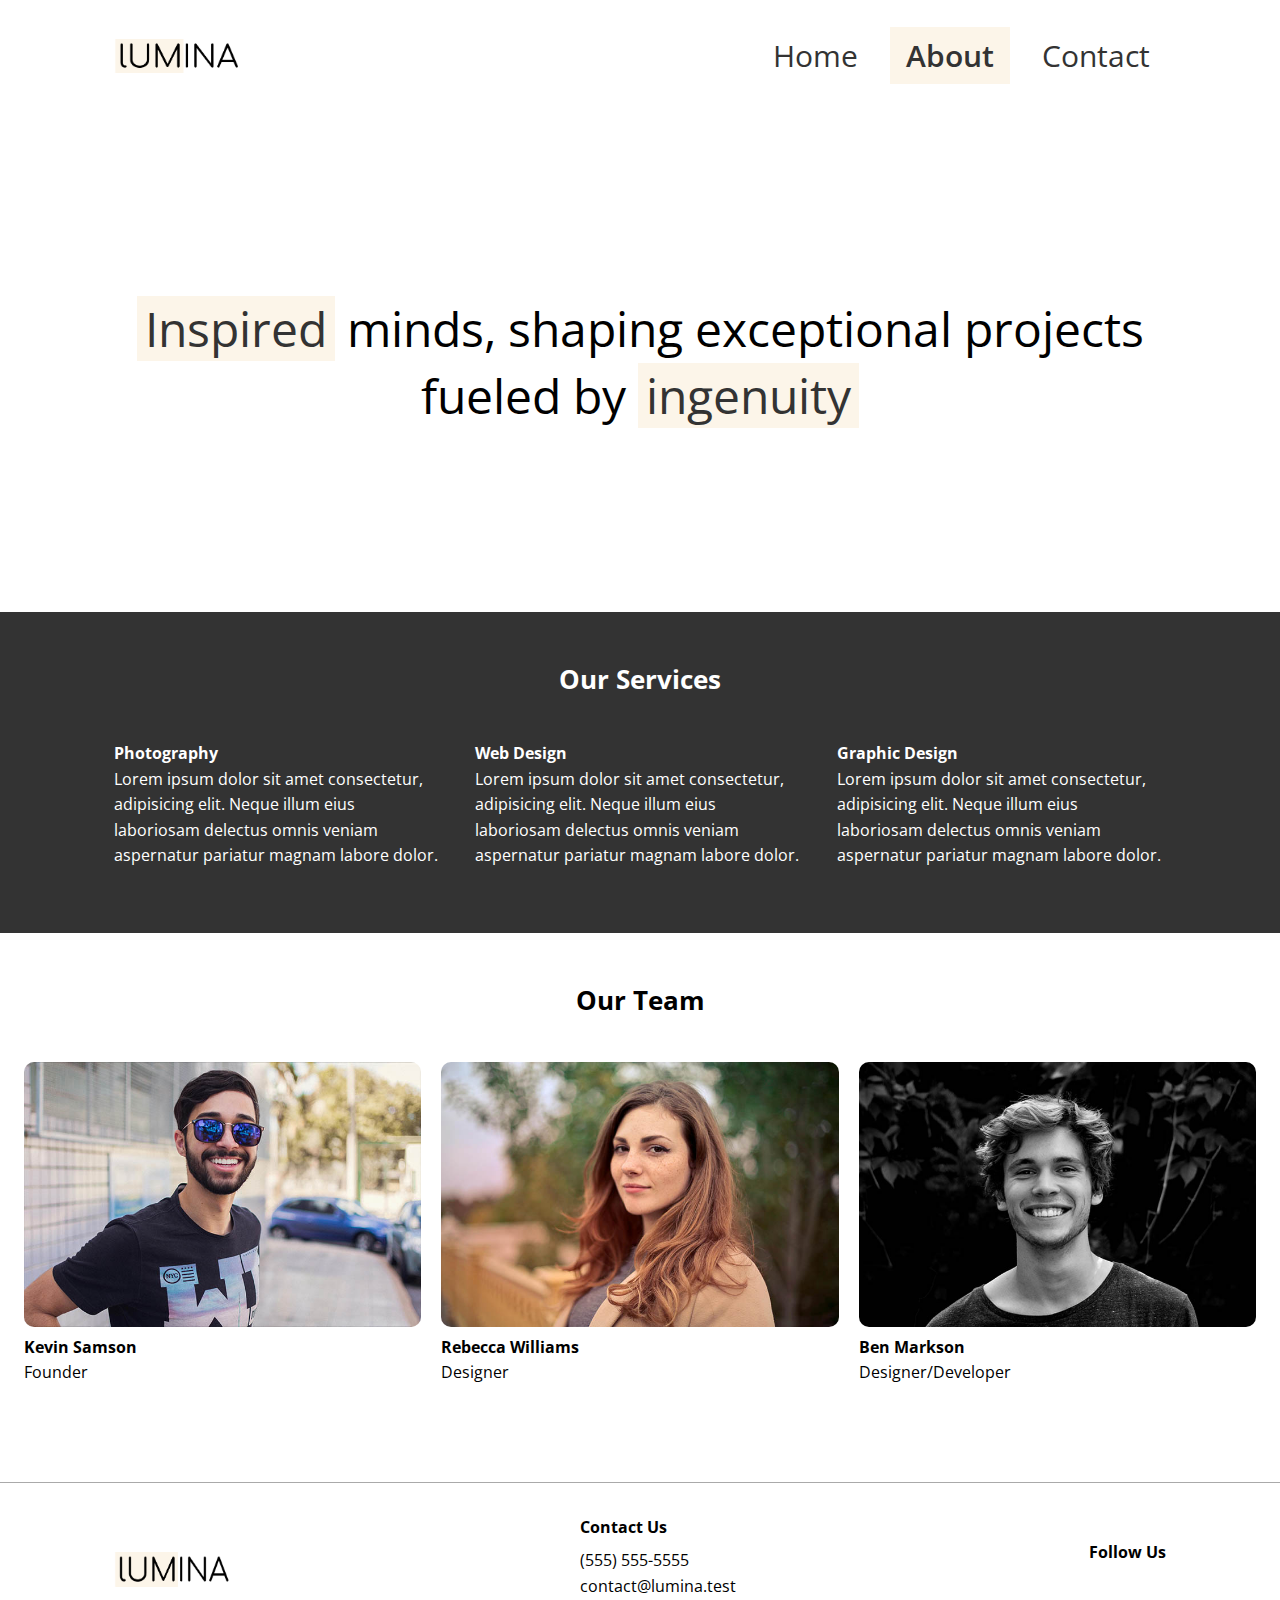
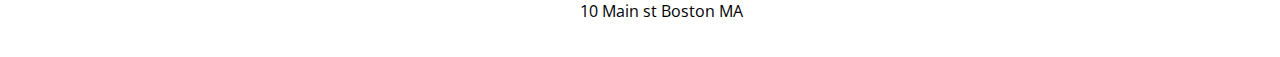
<file: lumina-creative/lumina-creative/about.html>
<!DOCTYPE html>
<html lang="en">
  <head>
    <meta charset="UTF-8" />
    <meta name="viewport" content="width=device-width, initial-scale=1.0" />
    <link
      rel="stylesheet"
      href="https://cdnjs.cloudflare.com/ajax/libs/font-awesome/6.5.2/css/all.min.css"
      integrity="sha512-SnH5WK+bZxgPHs44uWIX+LLJAJ9/2PkPKZ5QiAj6Ta86w+fsb2TkcmfRyVX3pBnMFcV7oQPJkl9QevSCWr3W6A=="
      crossorigin="anonymous"
      referrerpolicy="no-referrer"
    />
    <link rel="preconnect" href="https://fonts.googleapis.com" />
    <link rel="preconnect" href="https://fonts.gstatic.com" crossorigin />
    <link
      href="https://fonts.googleapis.com/css2?family=Open+Sans:ital,wght@0,300..800;1,300..800&display=swap"
      rel="stylesheet"
    />
    <link rel="stylesheet" href="css/style.css" />
    <link rel="icon" href="images/favicon.ico" />
    <title>About Lumina Creative</title>
  </head>
  <body>
    <header class="header">
      <div class="container container-sm header-flex">
        <img src="images/logo.png" alt="Lumina Creative" class="logo" />
        <nav>
          <ul class="main-menu">
            <li><a href="index.html">Home</a></li>
            <li><a class="current" href="about.html">About</a></li>
            <li><a href="contact.html">Contact</a></li>
          </ul>
        </nav>
      </div>
    </header>

    <section class="hero">
      <div class="container container-sm">
        <h2>
          <span class="bg-primary"> Inspired</span> minds, shaping exceptional
          projects fueled by <span class="bg-primary">ingenuity</span>
        </h2>
      </div>
    </section>

    <section class="services bg-dark">
      <div class="container">
        <h2 class="section-heading">Our Services</h2>
        <div class="services-flex">
          <div class="service-item">
            <h4>Photography</h4>
            <p>
              Lorem ipsum dolor sit amet consectetur, adipisicing elit. Neque
              illum eius laboriosam delectus omnis veniam aspernatur pariatur
              magnam labore dolor.
            </p>
          </div>
          <div class="service-item">
            <h4>Web Design</h4>
            <p>
              Lorem ipsum dolor sit amet consectetur, adipisicing elit. Neque
              illum eius laboriosam delectus omnis veniam aspernatur pariatur
              magnam labore dolor.
            </p>
          </div>
          <div class="service-item">
            <h4>Graphic Design</h4>
            <p>
              Lorem ipsum dolor sit amet consectetur, adipisicing elit. Neque
              illum eius laboriosam delectus omnis veniam aspernatur pariatur
              magnam labore dolor.
            </p>
          </div>
        </div>
      </div>
    </section>

    <section class="team">
      <div class="container container-lg">
        <h2 class="section-heading">Our Team</h2>
        <div class="team-flex">
          <div class="team-item">
            <img src="images/team1.jpg" alt="Team Member" />
            <h4>Kevin Samson</h4>
            <p>Founder</p>
          </div>
          <div class="team-item">
            <img src="images/team2.jpg" alt="Team Member" />
            <h4>Rebecca Williams</h4>
            <p>Designer</p>
          </div>
          <div class="team-item">
            <img src="images/team3.jpg" alt="Team Member" />
            <h4>Ben Markson</h4>
            <p>Designer/Developer</p>
          </div>
        </div>
      </div>
    </section>

    <footer class="footer">
      <div class="container footer-flex">
        <img src="images/logo.png" alt="Lumina Creative" />

        <div>
          <h4>Contact Us</h4>
          <ul>
            <li>(555) 555-5555</li>
            <li>contact@lumina.test</li>
            <li>10 Main st Boston MA</li>
          </ul>
        </div>

        <div>
          <h4>Follow Us</h4>
          <a href="#"><i class="fab fa-facebook fa-2x"></i></a>
          <a href="#"><i class="fab fa-twitter fa-2x"></i></a>
          <a href="#"><i class="fab fa-instagram fa-2x"></i></a>
          <a href="#"><i class="fab fa-pinterest fa-2x"></i></a>
          <a href="#"><i class="fab fa-tumblr fa-2x"></i></a>
        </div>
      </div>
    </footer>
  </body>
</html>
</file>
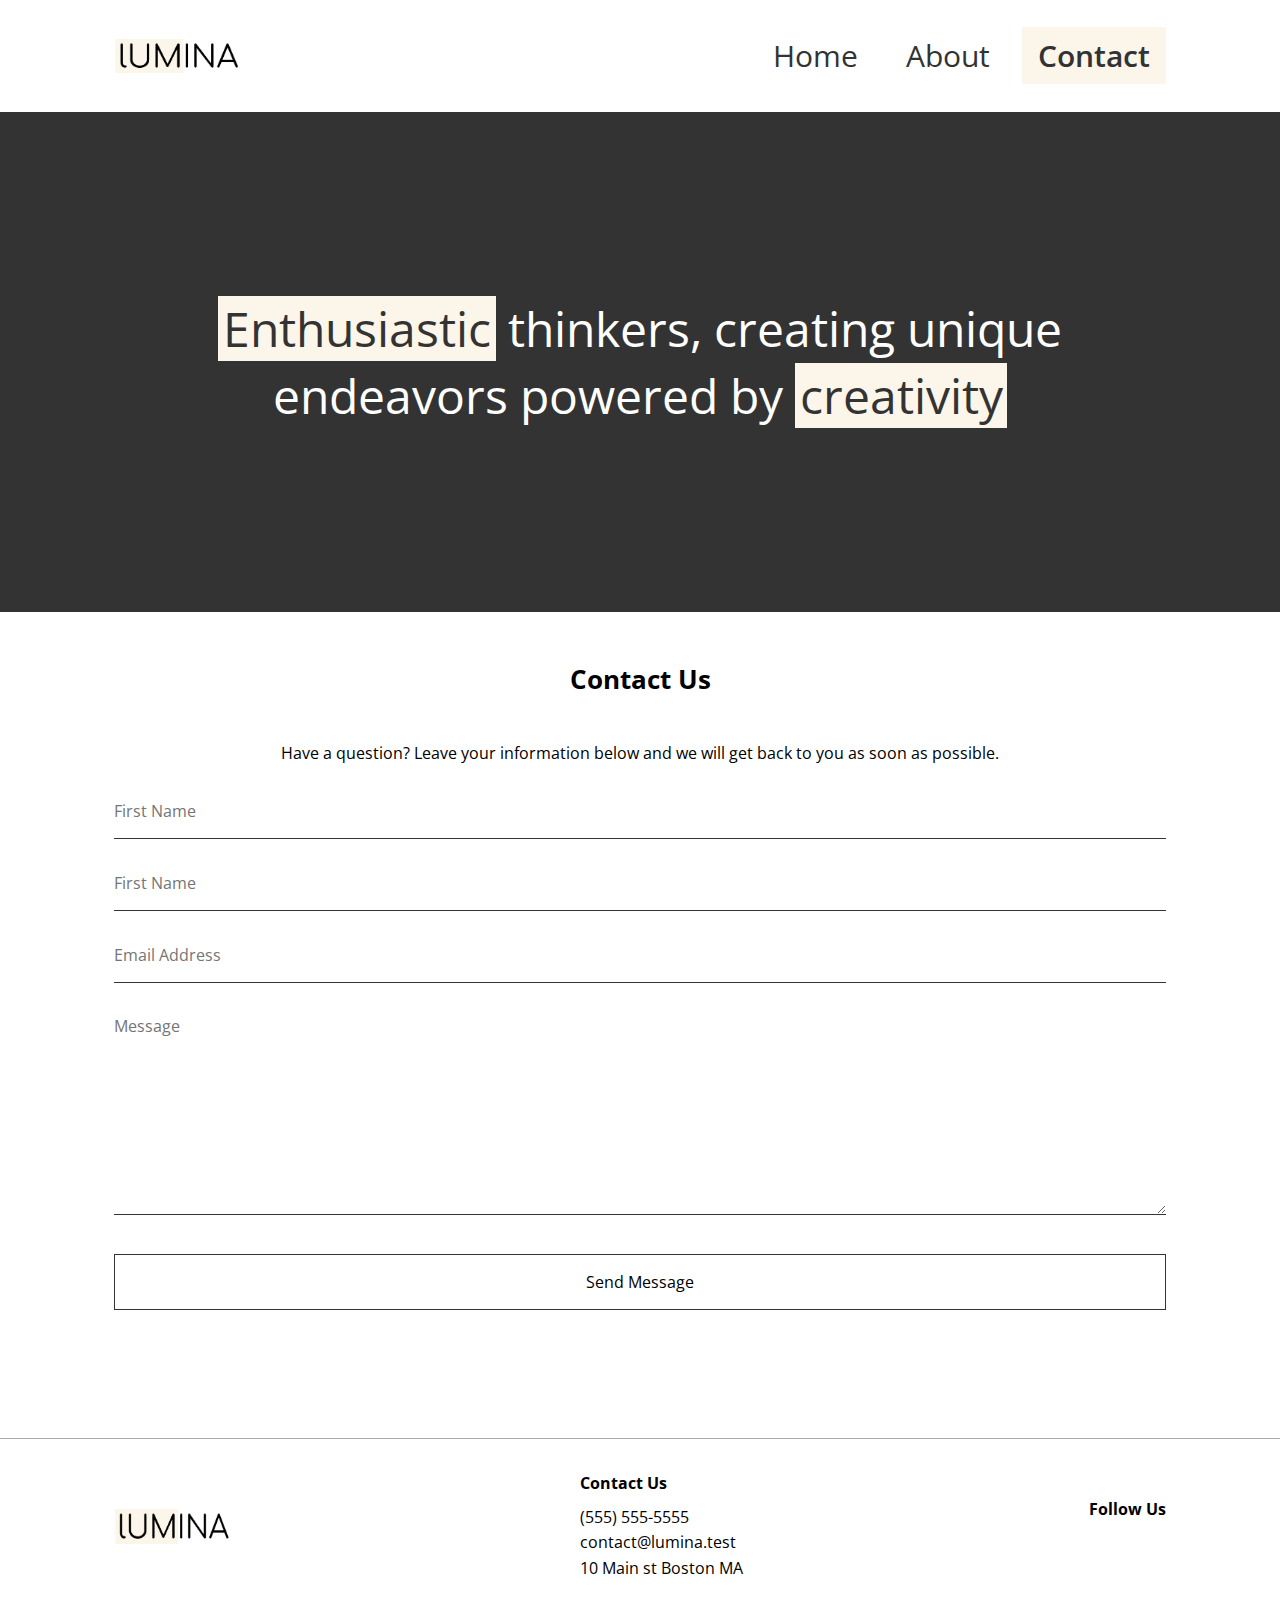
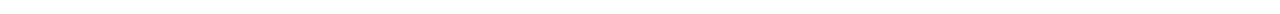
<file: lumina-creative/lumina-creative/contact.html>
<!DOCTYPE html>
<html lang="en">
  <head>
    <meta charset="UTF-8" />
    <meta name="viewport" content="width=device-width, initial-scale=1.0" />
    <link
      rel="stylesheet"
      href="https://cdnjs.cloudflare.com/ajax/libs/font-awesome/6.5.2/css/all.min.css"
      integrity="sha512-SnH5WK+bZxgPHs44uWIX+LLJAJ9/2PkPKZ5QiAj6Ta86w+fsb2TkcmfRyVX3pBnMFcV7oQPJkl9QevSCWr3W6A=="
      crossorigin="anonymous"
      referrerpolicy="no-referrer"
    />
    <link rel="preconnect" href="https://fonts.googleapis.com" />
    <link rel="preconnect" href="https://fonts.gstatic.com" crossorigin />
    <link
      href="https://fonts.googleapis.com/css2?family=Open+Sans:ital,wght@0,300..800;1,300..800&display=swap"
      rel="stylesheet"
    />
    <link rel="stylesheet" href="css/style.css" />
    <link rel="icon" href="images/favicon.ico" />
    <title>Contact Lumina Creative</title>
  </head>
  <body>
    <header class="header">
      <div class="container container-sm header-flex">
        <img src="images/logo.png" alt="Lumina Creative" class="logo" />
        <nav>
          <ul class="main-menu">
            <li><a href="index.html">Home</a></li>
            <li><a href="about.html">About</a></li>
            <li><a class="current" href="contact.html">Contact</a></li>
          </ul>
        </nav>
      </div>
    </header>

    <section class="hero bg-dark">
      <div class="container container-sm">
        <h2>
          <span class="bg-primary">Enthusiastic</span> thinkers, creating unique
          endeavors powered by <span class="bg-primary">creativity</span>
        </h2>
      </div>
    </section>

    <section class="contact">
      <div class="container container-sm">
        <h2 class="section-heading">Contact Us</h2>
        <p>
          Have a question? Leave your information below and we will get back to
          you as soon as possible.
        </p>
        <form name="contact" netlify>
          <div class="form-group">
            <label for="first-name" class="visually-hidden">First Name</label>
            <input
              type="text"
              id="first-name"
              name="first-name"
              placeholder="First Name"
            />
          </div>
          <div class="form-group">
            <label for="last-name" class="visually-hidden">Last Name</label>
            <input
              type="text"
              id="last-name"
              name="last-name"
              placeholder="First Name"
            />
          </div>
          <div class="form-group">
            <label for="email" class="visually-hidden">Email Address</label>
            <input
              type="email"
              id="email"
              name="email"
              placeholder="Email Address"
            />
          </div>
          <div class="form-group">
            <label for="message" class="visually-hidden">Message</label>
            <textarea
              id="message"
              name="message"
              placeholder="Message"
            ></textarea>
          </div>
          <div class="form-group">
            <button type="submit" class="btn">Send Message</button>
          </div>
        </form>
      </div>
    </section>

    <footer class="footer">
      <div class="container footer-flex">
        <img src="images/logo.png" alt="Lumina Creative" />

        <div>
          <h4>Contact Us</h4>
          <ul>
            <li>(555) 555-5555</li>
            <li>contact@lumina.test</li>
            <li>10 Main st Boston MA</li>
          </ul>
        </div>

        <div>
          <h4>Follow Us</h4>
          <a href="#"><i class="fab fa-facebook fa-2x"></i></a>
          <a href="#"><i class="fab fa-twitter fa-2x"></i></a>
          <a href="#"><i class="fab fa-instagram fa-2x"></i></a>
          <a href="#"><i class="fab fa-pinterest fa-2x"></i></a>
          <a href="#"><i class="fab fa-tumblr fa-2x"></i></a>
        </div>
      </div>
    </footer>
  </body>
</html>
</file>
<file: lumina-creative/lumina-creative/css/style.css>
:root {
    --primary-color:#fcf5e9;
    --container-normal:1100px;
    --container-narrow:900px;
    --container-wide:1400px;
    --dark-color:#333;
}


@media screen and (max-width: 768px) {

    .footer .footer-flex {
        text-align: center;
        gap: 30px;
    }

    .gallery-item {
        width: calc(50% - 20px);
    }
    
    .hero {
        height: 300px;
    }

    .hero h2 {
        font-size: 1.8rem;
    }

    .header .header-flex,
    .footer .footer-flex,
    .services .services-flex,
    .team .team-flex {
        flex-direction: column;
        gap: 1.5rem;
    }
}

* {
    margin:0 ;
    padding:0 ;
    box-sizing: border-box;
}

html,
body {
    font-family: "Open Sans", sans-serif;
    line-height: 1.6;
}

a {

    text-decoration: none;
    color: #333;
}

ul {
    list-style: none;
}

img {
    width: 100%;
}

.container {
    max-width: var(--container-normal);
    margin: 0 auto ;
    padding: 0 1.5rem;
}

.container-lg {
    max-width: var(--container-wide);
}

.container-sm {
    max-width: var(--container-normal);
}

.header-flex {
    margin: 2rem auto;
    display: flex;
    justify-content: space-between;
    align-items: center;
}

.logo  {
    width:130px;
}

.main-menu {
    display: flex;
    gap: 1rem;
    font-size: 30px;
}

.main-menu a {
    padding: 0.5rem 1rem;
}

.main-menu a:hover {
    background: var(--primary-color);
}

.main-menu .current {
    background: var(--primary-color);
    font-weight: 600;
}

.hero {
    height: 500px;
    display: flex;
    align-items: center;
    justify-content: center;
    text-align: center;
}

.hero h2 {
    font-size: 3rem;
    line-height: 1.4;
    font-weight: normal;
}

.bg-primary {
    background: var(--primary-color);
    padding: 0 0.5rem;
}

.gallery-flex {
    display: flex;
    justify-content: center;
    flex-wrap: wrap;
    gap: 20px;
}

.gallery-item {
    width: calc(33.333% - 20px);
    border-radius: 10px;
}

.gallery-item img {
    border-radius: 10px;
}

.gallery-item:hover {
    opacity:0.9
}

.footer {
    border-top: 1px solid #aaa;
    padding: 2rem 1.5rem;
    margin-top: 2rem;
}

.footer .footer-flex {
    display: flex;
    justify-content: space-between;
    align-items: center;
}

.footer img {
    width: 120px;
    height: 35px;
}

.footer h4 {
    font-size: 1rem;
    margin-bottom: 0.5rem;
}

.footer a {
    margin: 0.2rem;
}

.services {
    background: #333;
    color: #fff;
    padding: 3rem 0 4rem;
}

.services-flex {
    display: flex;
    gap: 2rem;
}

.services-item h4 {
    font-size: 1.1rem;
    margin-bottom: 10px;
}

.team {
    padding: 3rem 0 4rem;
}

.team-flex {
    display: flex;
    gap: 20px;
}

.team-item {
    flex: 1;
}

.team-item img {
    border-radius: 10px;
}

.hero-reverse {
    background: #333;
    color: #fff;
}

.hero-reverse .bg-primary {
    color: #333;
}

.bg-primary {
    background:  var(--primary-color);
    color: #333;
}

.bg-dark {
    background: var(--dark-color);
    color: #fff;
}

.bg-dark .bg-primary {
    padding: 0 0.3rem;
}

.btn {
    display: inline-block;
    padding: 1rem 2rem;
    border: 1px solid #333;
    background: transparent;
    font-family: inherit;
    font-size: inherit;
    cursor: pointer;
}

.btn:hover{
    background: #333;
    color: #fff;
}

.visually-hidden {
    clip: rect(0 0 0 0 );
    clip-path: inset(50%);
    height: 1px;
    overflow: hidden;
    position: absolute;
    white-space: nowrap;
    width: 1px;
}

.section-heading {
    font-size: 1.6rem;
    text-align: center;
    margin-bottom: 40px;
}

.contact {
    padding: 3rem 0 4rem;
}

.contact p {
    text-align: center;
    margin-bottom: 2rem;
}

.form-group {
    margin: 2rem 0;
}

.contact input,
.contact textarea {
    border: none;
    border-bottom: 1px #333 solid;
    width: 100%;
    font-family: inherit;
    font-size: inherit;
    padding-bottom: 1rem;
}

.contact textarea {
    height: 200px;
}

.contact input:focus,
.contact textarea:focus {
    outline: 0;
}

.contact button {
    width: 100%;
}
</file>
